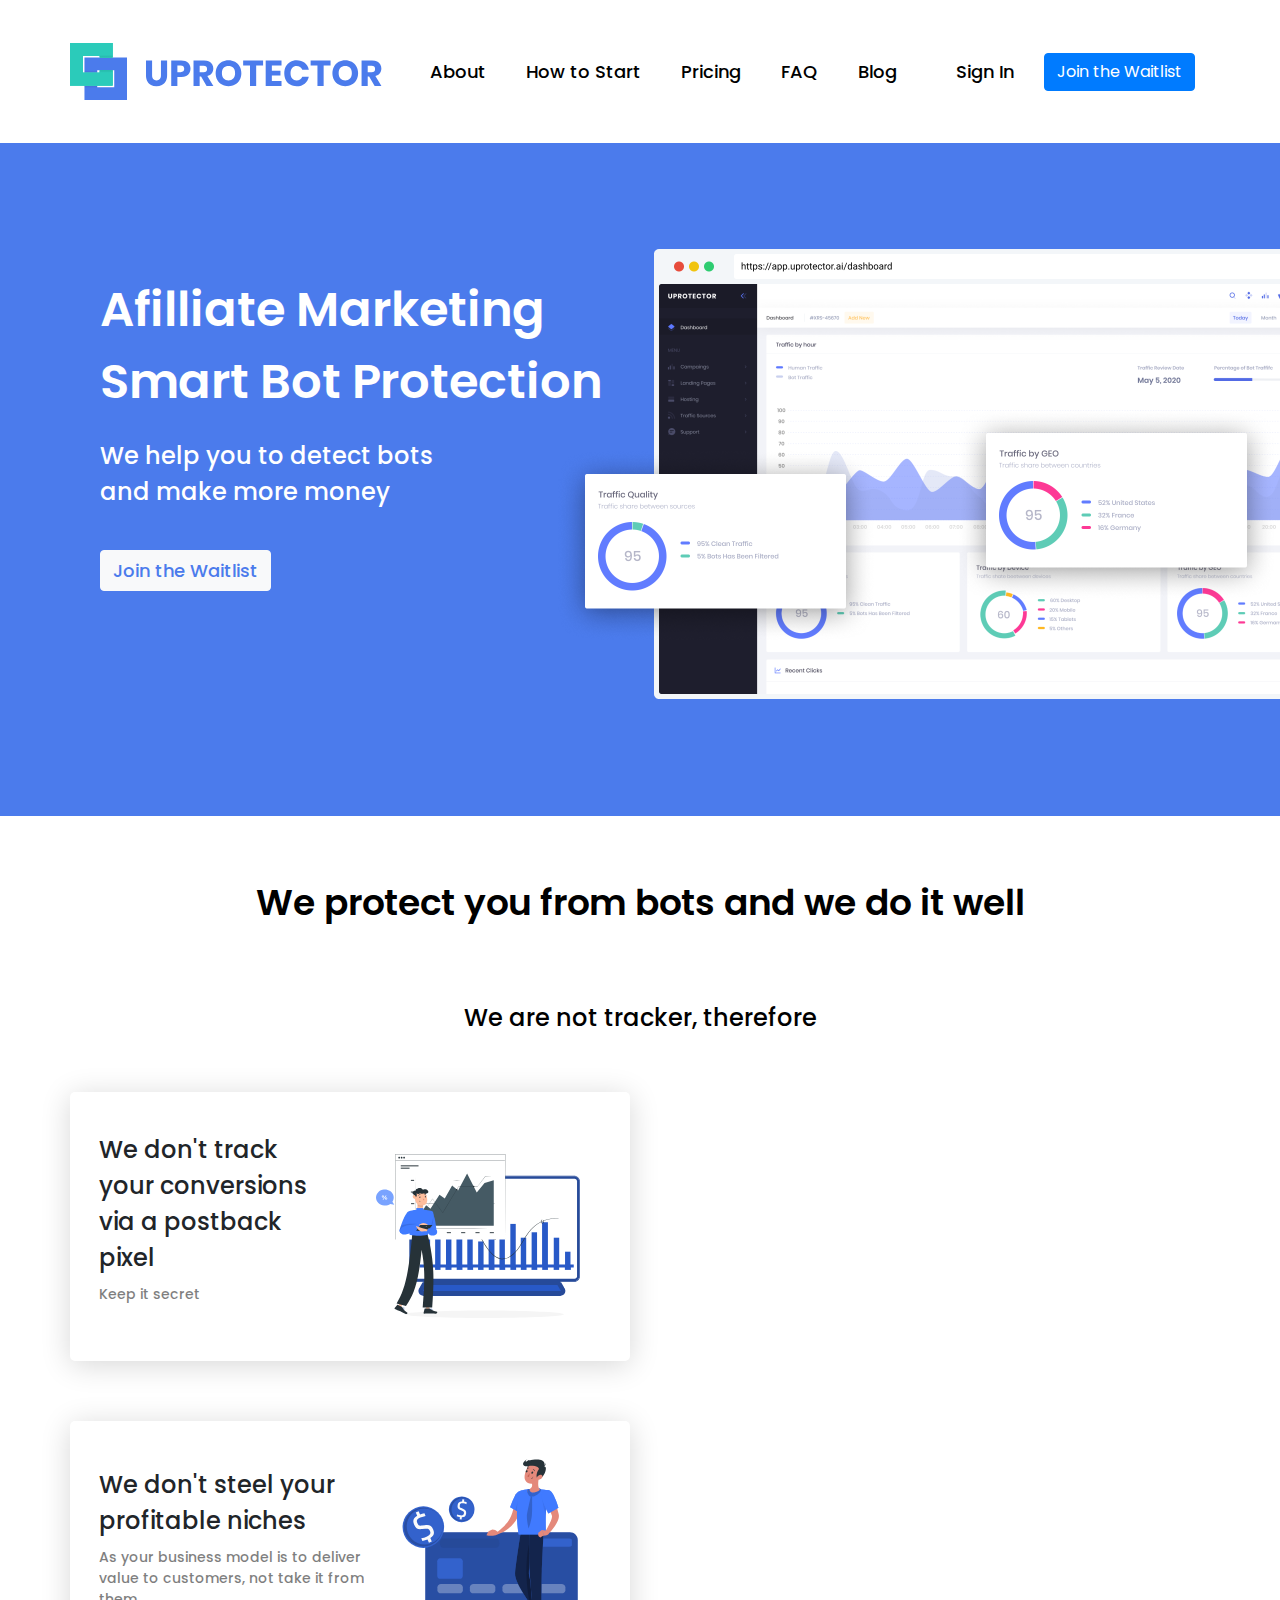
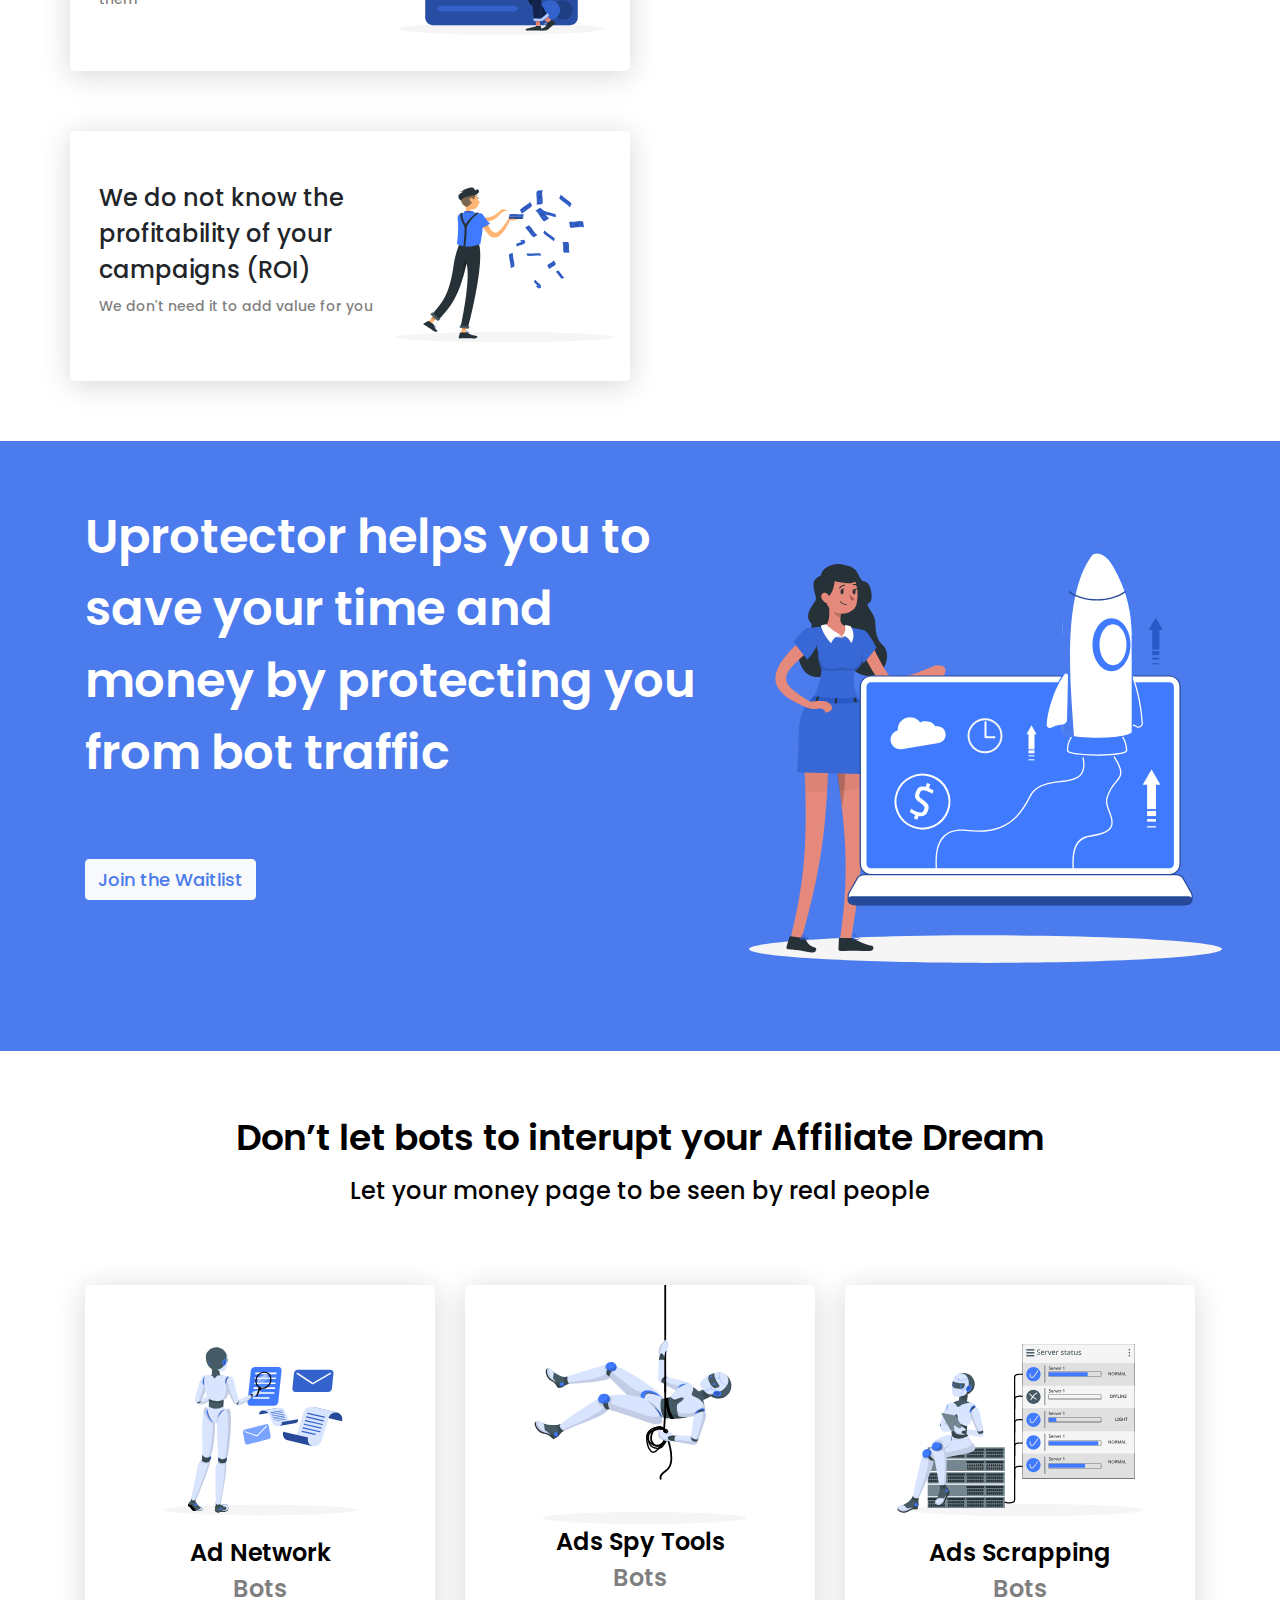
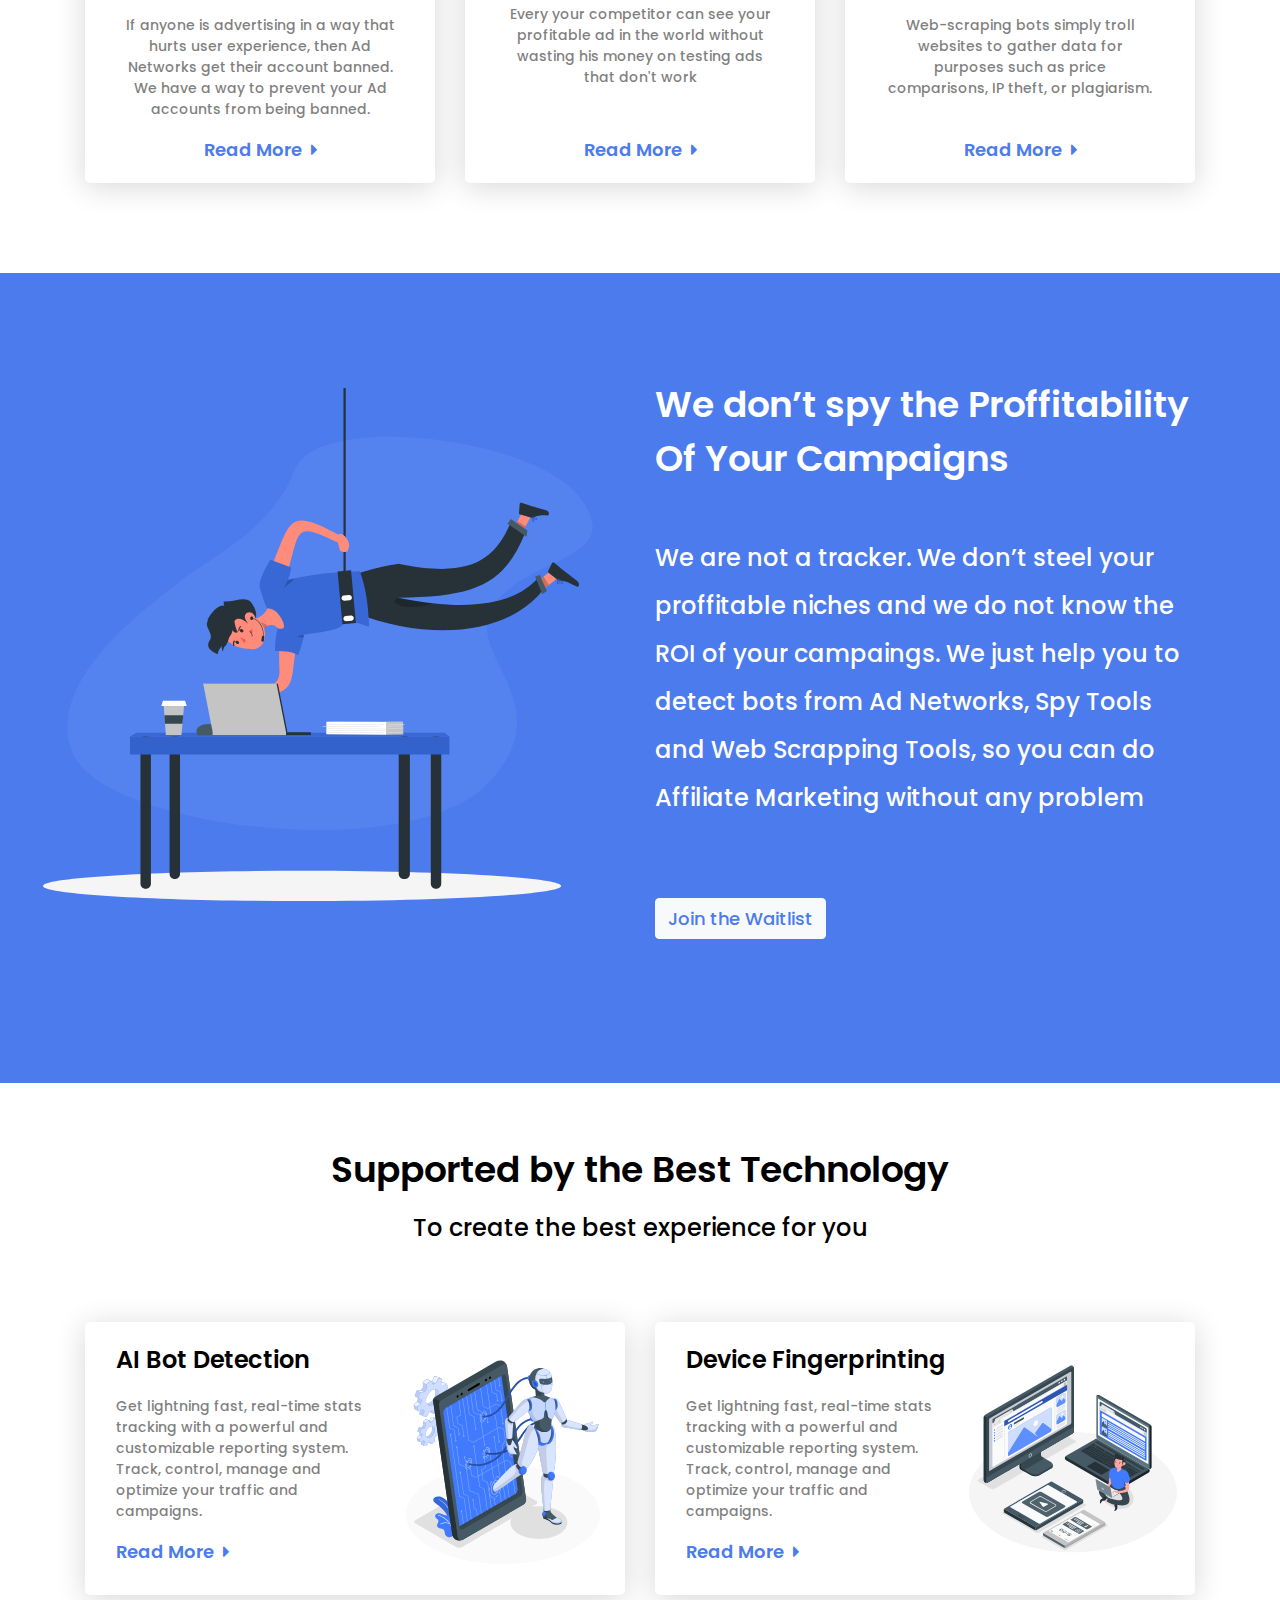
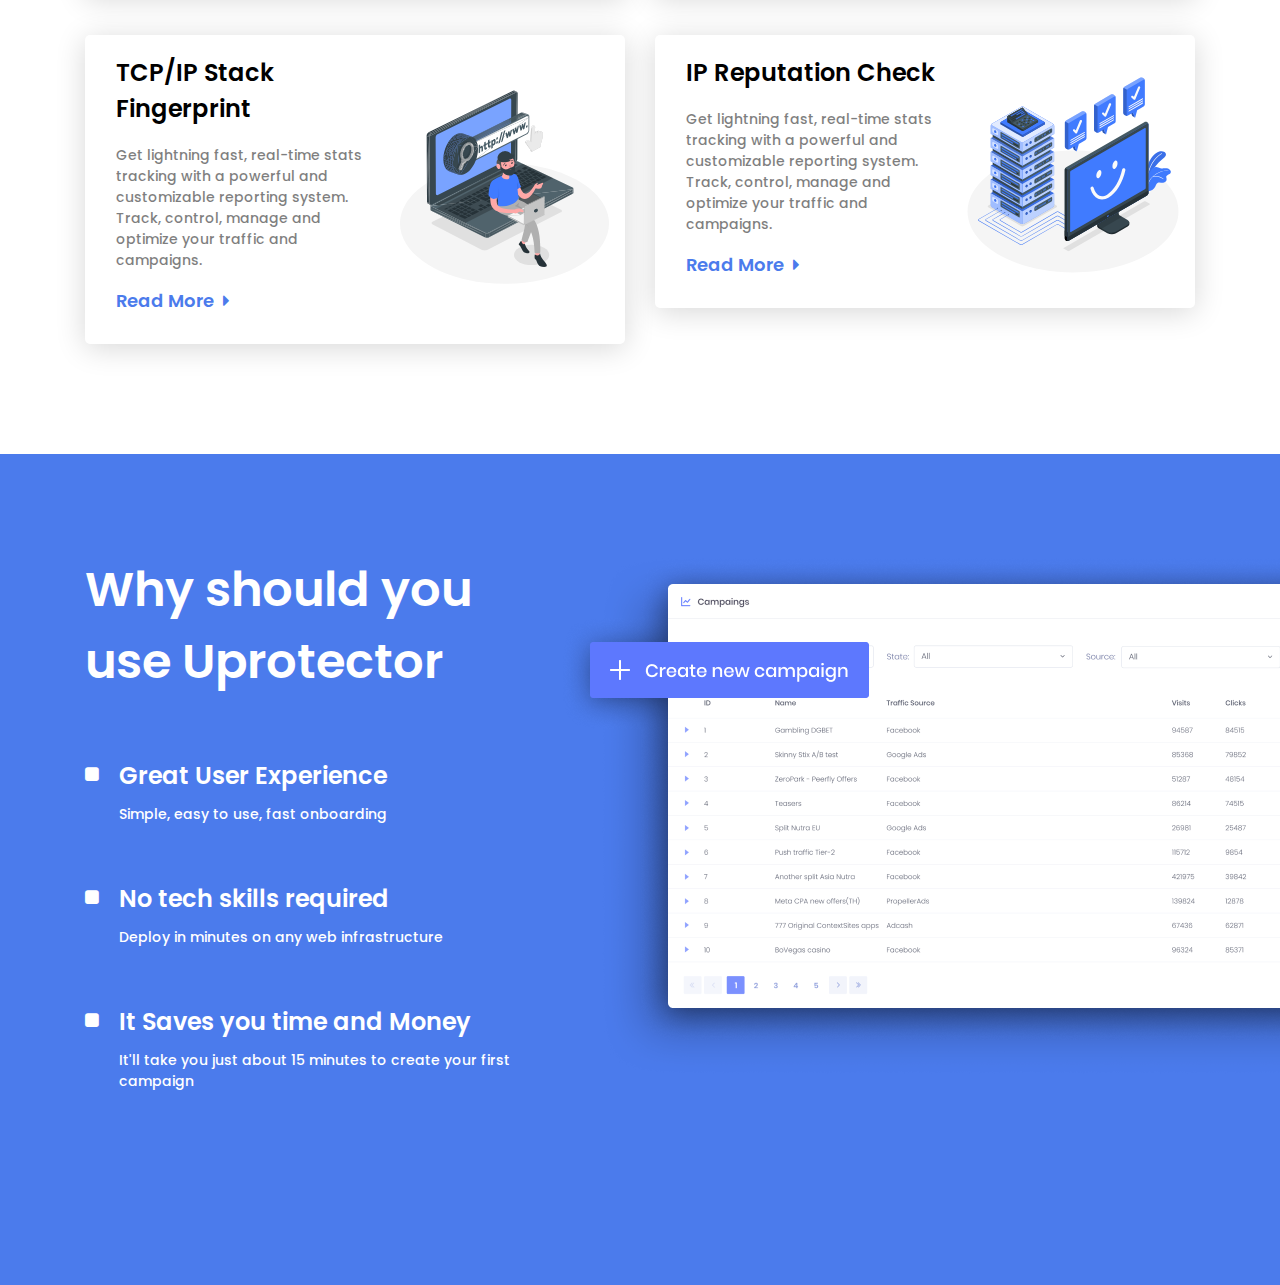
<file: index.html>
<!DOCTYPE html>
<html lang="en">
  <head>
    <meta charset="UTF-8" />
    <meta name="viewport" content="width=device-width, initial-scale=1.0" />
    <link rel="stylesheet" href="css/bootstrap.css" />
    <link
      href="https://fonts.googleapis.com/css2?family=Poppins:wght@500;600&display=swap"
      rel="stylesheet"
    />
    <link
      rel="stylesheet"
      href="https://stackpath.bootstrapcdn.com/font-awesome/4.7.0/css/font-awesome.min.css"
    />
    <link rel="stylesheet" href="css/style.css" />
    <title>Uprotector For Developers</title>
  </head>

  <body>
    <header class="menu-bar">
      <div class="container">
        <div class="row">
          <div class="logo col-xl-3">
            <a href="#"><img src="images/logo.svg" alt="Logo" /></a>
          </div>
          <div class="menu-wrapper col">
            <nav>
              <ul class="menu">
                <li class="menu__item"><a href="#">About</a></li>
                <li class="menu__item"><a href="#">How to Start</a></li>
                <li class="menu__item"><a href="#">Pricing</a></li>
                <li class="menu__item"><a href="#">FAQ</a></li>
                <li class="menu__item"><a href="#">Blog</a></li>
              </ul>
            </nav>
          </div>
          <div class="menu-wrapper-2 col-xl-3">
            <nav>
              <ul class="menu-2">
                <li class="menu__item"><a href="#">Sign In</a></li>
                <li class="menu__item">
                  <a class="btn btn-primary" href="#">Join the Waitlist</a>
                </li>
              </ul>
            </nav>
          </div>
        </div>
      </div>
    </header>

    <section class="marketing">
      <div class="container">
        <div class="info d-flex">
          <div class="smart col-xl-6">
            <h1>
              Afilliate Marketing Smart Bot Protection
            </h1>
            <p>
              We help you to detect bots <br />
              and make more money
            </p>
            <a class="btn btn-light" href="#">
              Join the Waitlist
            </a>
          </div>
          <div class="col-xl-6">
            <img src="images/marketing.png" alt="marketing" />
          </div>
        </div>
      </div>
    </section>

    <section class="protect">
      <div class="container">
        <div class="row">
          <div class="col-xl-12">
            <h2 class="protect__title">
              We protect you from bots and we do it well
            </h2>
            <p class="protect__text">
              We are not tracker, therefore
            </p>
          </div>
        </div>
        <div class="row">
          <div class="slider">
            <div class="slider__elements">
              <h4>
                We don't track your conversions via a postback pixel
              </h4>
              <p class="slider__text">
                Keep it secret
              </p>
            </div>
            <img src="images/slider1.svg" alt="slider1" />
          </div>

          <div class="slider">
            <div class="slider__elements">
              <h4>
                We don't steel your profitable niches
              </h4>
              <p class="slider__text">
                As your business model is to deliver value to customers, not
                take it from them
              </p>
            </div>
            <img src="images/slider2.svg" alt="slider2" />
          </div>

          <div class="slider">
            <div class="slider__elements">
              <h4>
                We do not know the profitability of your campaigns (ROI)
              </h4>
              <p class="slider__text">
                We don't need it to add value for you
              </p>
            </div>
            <img src="images/slider3.svg" alt="slider3" />
          </div>
        </div>
      </div>
    </section>

    <section class="helps">
      <div class="container">
        <div class="row">
          <div class="col-xl-7">
            <h1 class="protect__title">
              Uprotector helps you to save your time and money by protecting you
              from bot traffic
            </h1>
            <a class="btn btn-light" href="#">
              Join the Waitlist
            </a>
          </div>
          <div class="col-xl-5">
            <img class="helps__image" src="images/helps.svg" alt="" />
          </div>
        </div>
      </div>
    </section>

    <section class="dream">
      <div class="container">
        <div class="row">
          <div class="col-xl-12">
            <h2>
              Don’t let bots to interupt your Affiliate Dream
            </h2>
            <p class="dream__title-text">
              Let your money page to be seen by real people
            </p>
          </div>
        </div>

        <div class="row">
          <div class="col-xl-4">
            <div class="dream__element">
              <img class="dream__image" src="images/dream1.svg" alt="dream1" />
              <h3>
                Ad Network <br />
                <span>Bots</span>
              </h3>
              <p class="dream__text">
                If anyone is advertising in a way that hurts user experience,
                then Ad Networks get their account banned. We have a way to
                prevent your Ad accounts from being banned.
              </p>
              <a class="dream__link" href="#"
                >Read More
                <i class="icon__margin fa fa-caret-right" aria-hidden="true"></i
              ></a>
            </div>
          </div>

          <div class="col-xl-4">
            <div class="dream__element">
              <img class="dream__image" src="images/dream2.svg" alt="dream2" />
              <h3>
                Ads Spy Tools <br />
                <span>Bots</span>
              </h3>
              <p class="dream__text">
                Every your competitor can see your profitable ad in the world
                without wasting his money on testing ads that don't work
              </p>
              <a class="dream__link" href="#"
                >Read More
                <i class="icon__margin fa fa-caret-right" aria-hidden="true"></i
              ></a>
            </div>
          </div>

          <div class="col-xl-4">
            <div class="dream__element">
              <img class="dream__image" src="images/dream3.svg" alt="dream3" />
              <h3>
                Ads Scrapping <br />
                <span>Bots</span>
              </h3>
              <p class="dream__text">
                Web-scraping bots simply troll websites to gather data for
                purposes such as price comparisons, IP theft, or plagiarism.
              </p>
              <a class="dream__link" href="#">
                Read More
                <i
                  class="icon__margin fa fa-caret-right"
                  aria-hidden="true"
                ></i>
              </a>
            </div>
          </div>
        </div>
      </div>
    </section>

    <section class="spy">
      <div class="container">
        <div class="row">
          <div class="col-xl-6">
            <img class="spy__image" src="images/spy.svg" alt="spy">
          </div>
          <div class="col-xl-6">
            <h2 class="spy__title">
              We don’t spy the Proffitability Of Your Campaigns
            </h2>
            <p class="spy__text">
              We are not a tracker. We don’t steel your proffitable niches and we do not know the ROI of your campaings. We just help you to detect bots from Ad Networks, Spy Tools and Web Scrapping Tools, so you can do Affiliate Marketing without any problem
            </p>
            <a class="btn btn-light" href="#">
              Join the Waitlist
            </a>
          </div>

          </div>
        </div>
      </div>
    </section>

    <section class="technology">
      <div class="container">
        <div class="row">
          <div class="col-xl-12">
            <h2>
              Supported by the Best Technology
            </h2>
            <p class="technology__text">
              To create the best experience for you
            </p>

            <div class="row">
              <div class="col-xl-6">
                <div class="technology__element">
                  <div class="technology__item">
                    <h3 class="technology__element-title">
                      AI Bot Detection
                    </h3>
                    <p class="technology__element-text">
                      Get lightning fast, real-time stats tracking with a powerful and customizable reporting system. Track, control, manage and optimize your traffic and campaigns. 
                    </p>
                    <a class="dream__link" href="#">
                      Read More
                      <i
                        class="icon__margin fa fa-caret-right"
                        aria-hidden="true"
                      ></i>
                    </a>
                  </div>
                  <img src="images/technology1.svg" alt="">
                </div>

                <div class="technology__element">
                  <div class="technology__item">
                    <h3 class="technology__element-title">
                      TCP/IP Stack Fingerprint
                    </h3>
                    <p class="technology__element-text">
                      Get lightning fast, real-time stats tracking with a powerful and customizable reporting system. Track, control, manage and optimize your traffic and campaigns. 
                    </p>
                    <a class="dream__link" href="#">
                      Read More
                      <i
                        class="icon__margin fa fa-caret-right"
                        aria-hidden="true"
                      ></i>
                    </a>
                  </div>
                  <img src="images/technology2.svg" alt="">
                </div>
              </div>

              <div class="col-xl-6">
                <div class="technology__element">
                  <div class="technology__item">
                    <h3 class="technology__element-title">
                      Device Fingerprinting
                    </h3>
                    <p class="technology__element-text">
                      Get lightning fast, real-time stats tracking with a powerful and customizable reporting system. Track, control, manage and optimize your traffic and campaigns. 
                    </p>
                    <a class="dream__link" href="#">
                      Read More
                      <i
                        class="icon__margin fa fa-caret-right"
                        aria-hidden="true"
                      ></i>
                    </a>
                  </div>
                  <img src="images/technology3.svg" alt="">
                </div>

                <div class="technology__element">
                  <div class="technology__item">
                    <h3 class="technology__element-title">
                      IP Reputation Check
                    </h3>
                    <p class="technology__element-text">
                      Get lightning fast, real-time stats tracking with a powerful and customizable reporting system. Track, control, manage and optimize your traffic and campaigns. 
                    </p>
                    <a class="dream__link" href="#">
                      Read More
                      <i
                        class="icon__margin fa fa-caret-right"
                        aria-hidden="true"
                      ></i>
                    </a>
                  </div>
                  <img src="images/technology4.svg" alt="">
                </div>
              </div>
            </div>

          </div>
        </div>
      </div>
    </section>

    <section class="uprotector">
      <div class="container">
        <div class="row">
          <div class="col-xl-5">
             <h1 class="uprotector__title">
              Why should you use Uprotector
            </h1>
            <div class="uprotector__element">
              <div class="uprotector__element-square">
                <i class="fa fa-square" aria-hidden="true"></i>
              </div>
              <div class="uprotector__element-item">
                <h3 class="uprotector__element-title">
                  Great User Experience
                </h3>
                <p class="uprotector__element-text">
                  Simple, easy to use, fast onboarding
                </p>
              </div>
            </div>

            <div class="uprotector__element">
              <div class="uprotector__element-square">
                <i class="fa fa-square" aria-hidden="true"></i>
              </div>
              <div class="uprotector__element-item">
                <h3 class="uprotector__element-title">
                  No tech skills required
                </h3>
                <p class="uprotector__element-text">
                  Deploy in minutes on any web infrastructure
                </p>
              </div>
            </div>

            <div class="uprotector__element">
              <div class="uprotector__element-square">
                <i class="fa fa-square" aria-hidden="true"></i>
              </div>
              <div class="uprotector__element-item">
                <h3 class="uprotector__element-title">
                  It Saves you time and Money
                </h3>
                <p class="uprotector__element-text">
                  It'll take you just about 15 minutes to create your first campaign
                </p>
              </div>
            </div>
          </div>
          <div class="col-xl-7">
            <img src="images/uprotector.png" alt="uprotector">
          </div>
        </div>
      </div>
    </section>


  </body>
</html>
</file>
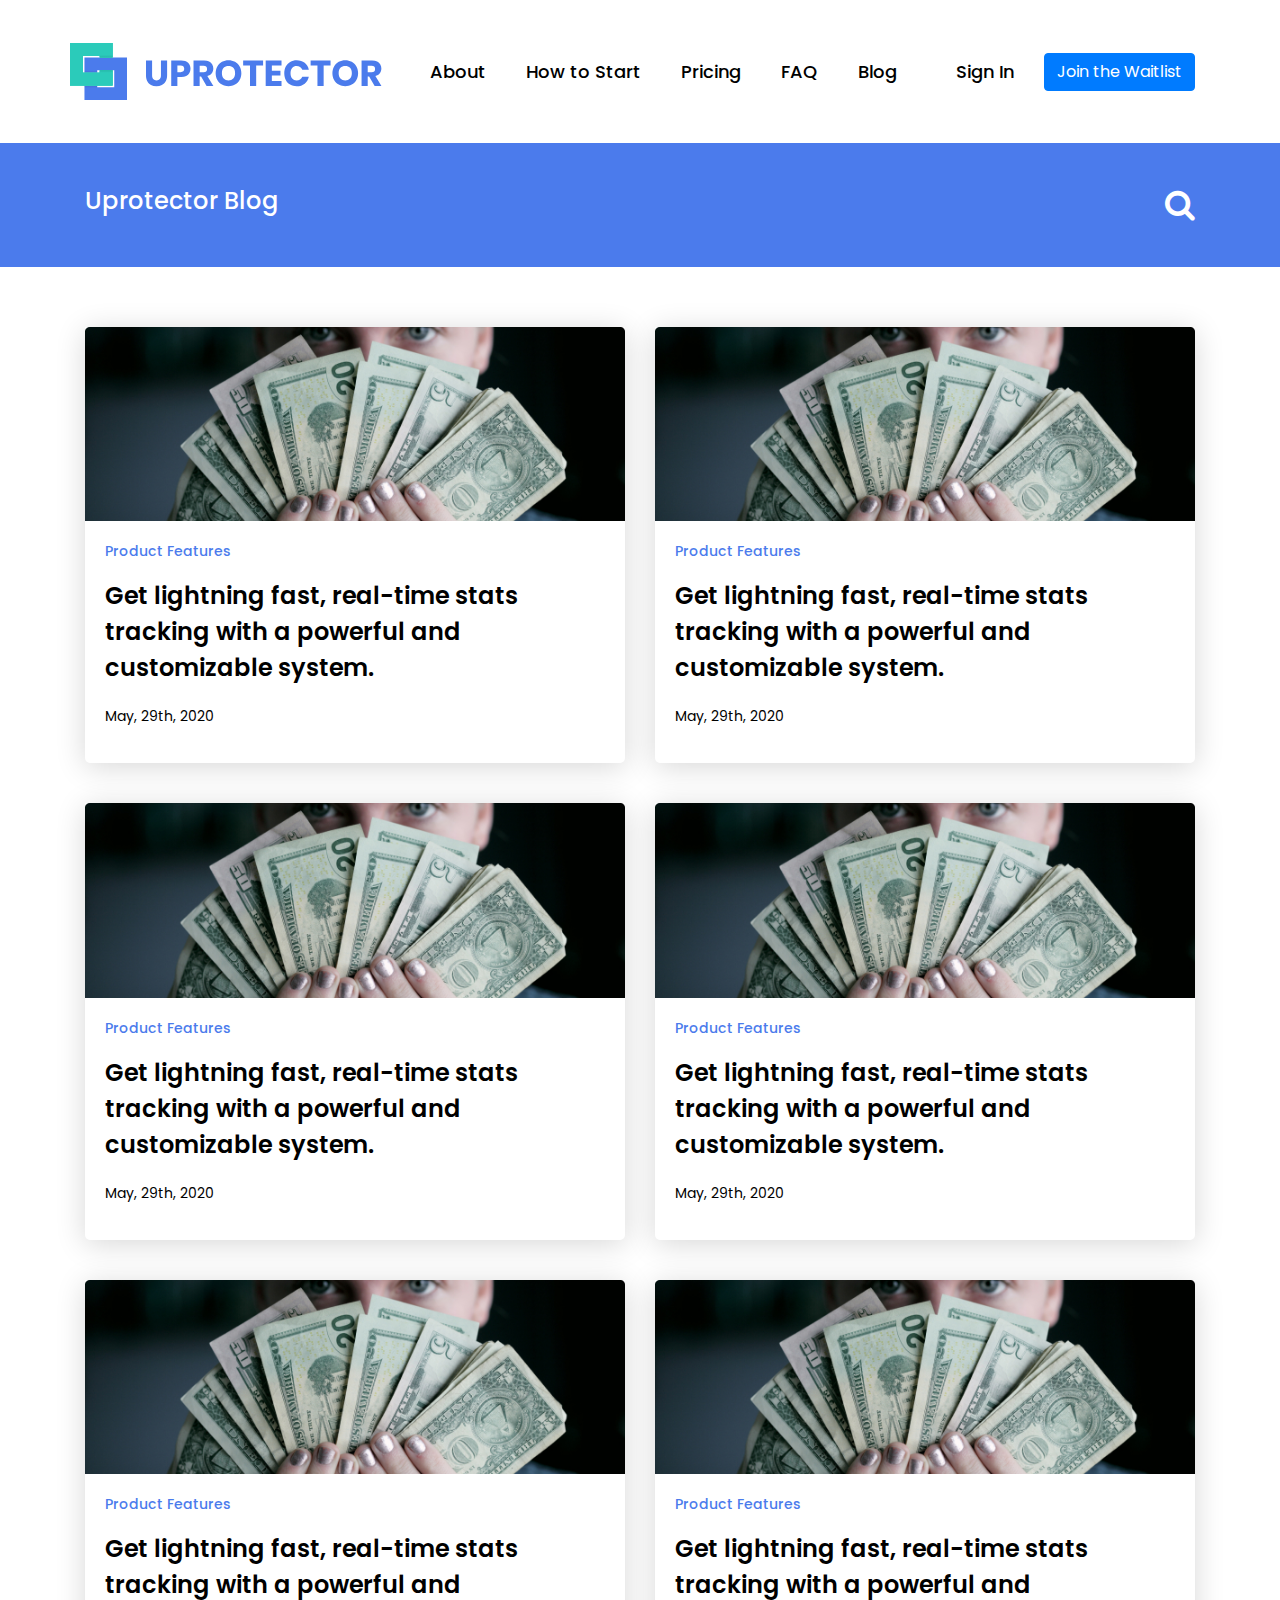
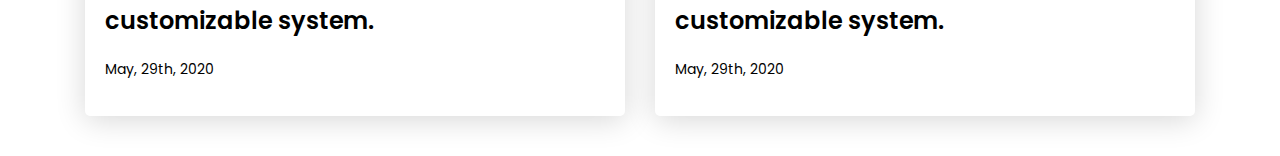
<file: blog.html>
<!DOCTYPE html>
<html lang="en">
  <head>
    <meta charset="UTF-8" />
    <meta name="viewport" content="width=device-width, initial-scale=1.0" />
    <link rel="stylesheet" href="css/bootstrap.css" />
    <link
      href="https://fonts.googleapis.com/css2?family=Poppins:wght@500;600&display=swap"
      rel="stylesheet"
    />
    <link
      rel="stylesheet"
      href="https://stackpath.bootstrapcdn.com/font-awesome/4.7.0/css/font-awesome.min.css"
    />
    <link rel="stylesheet" href="css/style.css" />
    <title>Uprotector For Developers</title>
  </head>

  <body>
    <header class="menu-bar">
      <div class="container">
        <div class="row">
          <div class="logo col-xl-3">
            <a href="#"><img src="images/logo.svg" alt="Logo" /></a>
          </div>
          <div class="menu-wrapper col">
            <nav>
              <ul class="menu">
                <li class="menu__item"><a href="#">About</a></li>
                <li class="menu__item"><a href="#">How to Start</a></li>
                <li class="menu__item"><a href="#">Pricing</a></li>
                <li class="menu__item"><a href="#">FAQ</a></li>
                <li class="menu__item"><a href="#">Blog</a></li>
              </ul>
            </nav>
          </div>
          <div class="menu-wrapper-2 col-xl-3">
            <nav>
              <ul class="menu-2">
                <li class="menu__item"><a href="#">Sign In</a></li>
                <li class="menu__item">
                  <a class="btn btn-primary" href="#">Join the Waitlist</a>
                </li>
              </ul>
            </nav>
          </div>
        </div>
      </div>
    </header>

    <section class="search">
      <div class="container">
        <div class="row">
          <div class="col-xl-11">
            <h4 class="search__title">
              Uprotector Blog
            </h4>
          </div>
          <div class="search__magnify col-xl-1">
            <i class="fa fa-search fa-2x" aria-hidden="true"></i>
          </div>
        </div>
      </div>
    </section>

    <section class="blog">
      <div class="container">
        <div class="row">
          <div class="col-xl-6">
            <div class="blog__element">
              <img class="blog__image" src="images/blog.jpg" alt="blog" />
              <div class="blog__element-text">
                <p class="blog__text">
                  Product Features
                </p>
                <h3 class="blog__title">
                  Get lightning fast, real-time stats tracking with a powerful
                  and customizable system.
                </h3>
                <p class="blog__data">
                  May, 29th, 2020
                </p>
              </div>
            </div>

            <div class="blog__element">
              <img class="blog__image" src="images/blog.jpg" alt="blog" />
              <div class="blog__element-text">
                <p class="blog__text">
                  Product Features
                </p>
                <h3 class="blog__title">
                  Get lightning fast, real-time stats tracking with a powerful
                  and customizable system.
                </h3>
                <p class="blog__data">
                  May, 29th, 2020
                </p>
              </div>
            </div>

            <div class="blog__element">
              <img class="blog__image" src="images/blog.jpg" alt="blog" />
              <div class="blog__element-text">
                <p class="blog__text">
                  Product Features
                </p>
                <h3 class="blog__title">
                  Get lightning fast, real-time stats tracking with a powerful
                  and customizable system.
                </h3>
                <p class="blog__data">
                  May, 29th, 2020
                </p>
              </div>
            </div>
          </div>

          <div class="col-xl-6">
            <div class="blog__element">
              <img class="blog__image" src="images/blog.jpg" alt="blog" />
              <div class="blog__element-text">
                <p class="blog__text">
                  Product Features
                </p>
                <h3 class="blog__title">
                  Get lightning fast, real-time stats tracking with a powerful
                  and customizable system.
                </h3>
                <p class="blog__data">
                  May, 29th, 2020
                </p>
              </div>
            </div>

            <div class="blog__element">
              <img class="blog__image" src="images/blog.jpg" alt="blog" />
              <div class="blog__element-text">
                <p class="blog__text">
                  Product Features
                </p>
                <h3 class="blog__title">
                  Get lightning fast, real-time stats tracking with a powerful
                  and customizable system.
                </h3>
                <p class="blog__data">
                  May, 29th, 2020
                </p>
              </div>
            </div>

            <div class="blog__element">
              <img class="blog__image" src="images/blog.jpg" alt="blog" />
              <div class="blog__element-text">
                <p class="blog__text">
                  Product Features
                </p>
                <h3 class="blog__title">
                  Get lightning fast, real-time stats tracking with a powerful
                  and customizable system.
                </h3>
                <p class="blog__data">
                  May, 29th, 2020
                </p>
              </div>
            </div>
          </div>
        </div>
      </div>
    </section>
  </body>
</html>
</file>
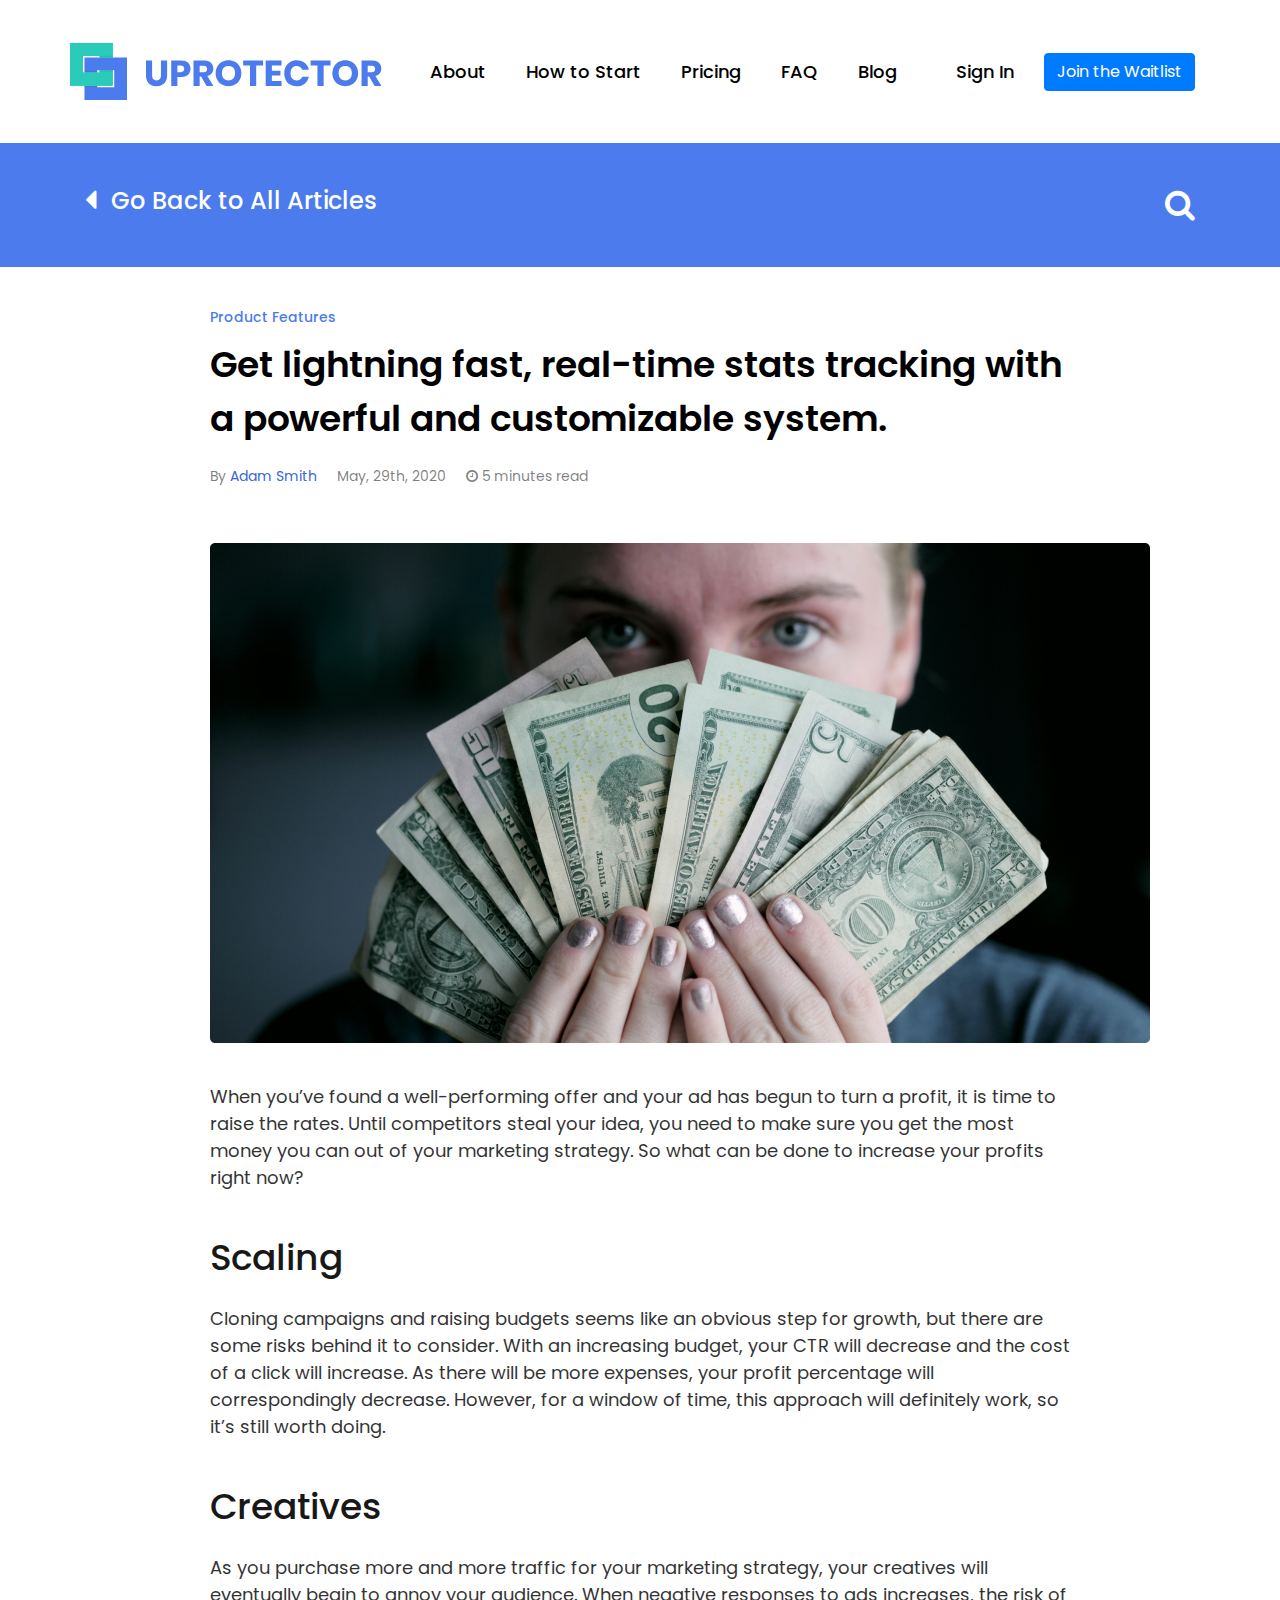
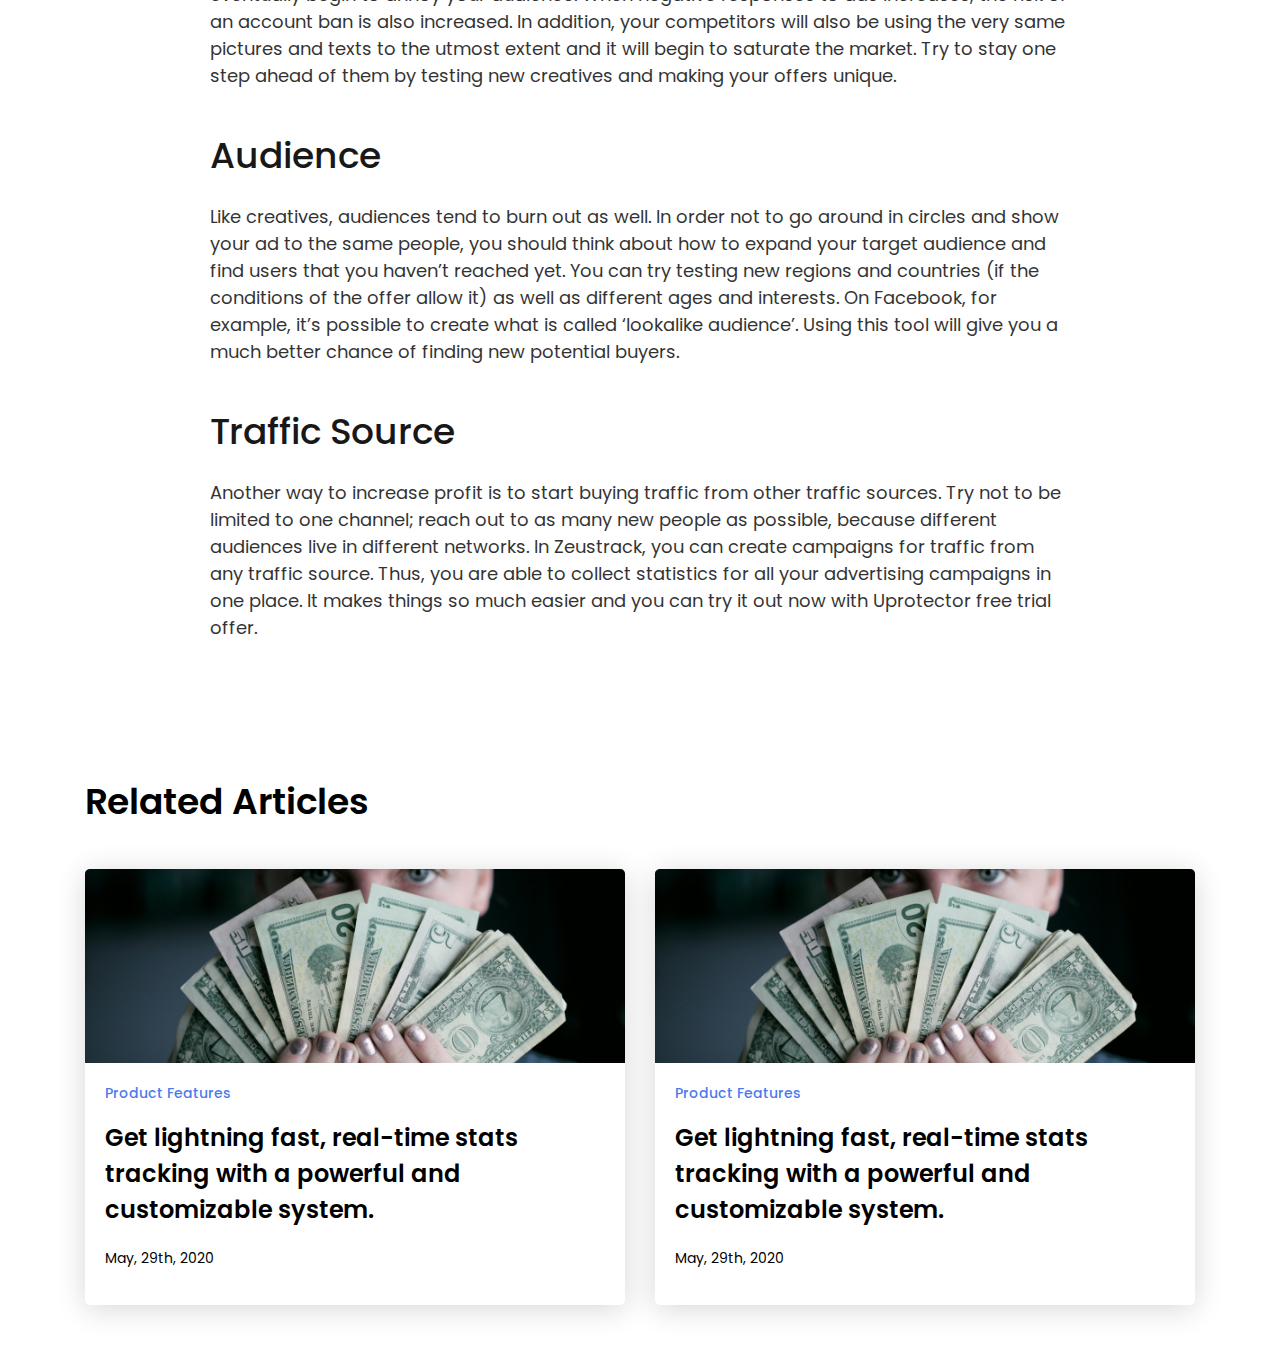
<file: blogpage.html>
<!DOCTYPE html>
<html lang="en">
  <head>
    <meta charset="UTF-8" />
    <meta name="viewport" content="width=device-width, initial-scale=1.0" />
    <link rel="stylesheet" href="css/bootstrap.css" />
    <link
      href="https://fonts.googleapis.com/css2?family=Poppins:wght@500;600&display=swap"
      rel="stylesheet"
    />
    <link
      rel="stylesheet"
      href="https://stackpath.bootstrapcdn.com/font-awesome/4.7.0/css/font-awesome.min.css"
    />
    <link rel="stylesheet" href="css/style.css" />
    <title>Uprotector For Developers</title>
  </head>
  <body>
    <header class="menu-bar">
      <div class="container">
        <div class="row">
          <div class="logo col-xl-3">
            <a href="#"><img src="images/logo.svg" alt="Logo" /></a>
          </div>
          <div class="menu-wrapper col">
            <nav>
              <ul class="menu">
                <li class="menu__item"><a href="#">About</a></li>
                <li class="menu__item"><a href="#">How to Start</a></li>
                <li class="menu__item"><a href="#">Pricing</a></li>
                <li class="menu__item"><a href="#">FAQ</a></li>
                <li class="menu__item"><a href="#">Blog</a></li>
              </ul>
            </nav>
          </div>
          <div class="menu-wrapper-2 col-xl-3">
            <nav>
              <ul class="menu-2">
                <li class="menu__item"><a href="#">Sign In</a></li>
                <li class="menu__item">
                  <a class="btn btn-primary" href="#">Join the Waitlist</a>
                </li>
              </ul>
            </nav>
          </div>
        </div>
      </div>
    </header>

    <section class="search">
      <div class="container">
        <div class="row">
          <div class="search_element col-xl-11">
            <div class="search__triangle">
              <i class="fa fa-caret-left fa-2x" aria-hidden="true"></i>
            </div>
            <h4 class="search__title">
              Go Back to All Articles
            </h4>
          </div>
          <div class="search__magnify col-xl-1">
            <i class="fa fa-search fa-2x" aria-hidden="true"></i>
          </div>
        </div>
      </div>
    </section>

    <section class="post">
      <div class="container">
        <div class="row">
          <div class="col-xl-1"></div>
          <div class="post__element col-xl-10">
            <div class="blog__text">
              Product Features
            </div>
            <h2 class="post__title">
              Get lightning fast, real-time stats tracking with a powerful and
              customizable system.
            </h2>
            <div class="post__item">
              <p>By <span>Adam Smith</span></p>
              <p>May, 29th, 2020</p>
              <p>
                <i class="post__clock fa fa-clock-o" aria-hidden="true"></i> 5
                minutes read
              </p>
            </div>
            <img class="post__image" src="images/post.jpg" alt="post" />
            <p class="post__text">
              When you’ve found a well-performing offer and your ad has begun to
              turn a profit, it is time to raise the rates. Until competitors
              steal your idea, you need to make sure you get the most money you
              can out of your marketing strategy. So what can be done to
              increase your profits right now?
            </p>
            <h2 class="post__text-title">
              Scaling
            </h2>
            <p class="post__text">
              Cloning campaigns and raising budgets seems like an obvious step
              for growth, but there are some risks behind it to consider. With
              an increasing budget, your CTR will decrease and the cost of a
              click will increase. As there will be more expenses, your profit
              percentage will correspondingly decrease. However, for a window of
              time, this approach will definitely work, so it’s still worth
              doing.
            </p>
            <h2 class="post__text-title">
              Creatives
            </h2>
            <p class="post__text">
              As you purchase more and more traffic for your marketing strategy,
              your creatives will eventually begin to annoy your audience. When
              negative responses to ads increases, the risk of an account ban is
              also increased. In addition, your competitors will also be using
              the very same pictures and texts to the utmost extent and it will
              begin to saturate the market. Try to stay one step ahead of them
              by testing new creatives and making your offers unique.
            </p>
            <h2 class="post__text-title">
              Audience
            </h2>
            <p class="post__text">
              Like creatives, audiences tend to burn out as well. In order not
              to go around in circles and show your ad to the same people, you
              should think about how to expand your target audience and find
              users that you haven’t reached yet. You can try testing new
              regions and countries (if the conditions of the offer allow it) as
              well as different ages and interests. On Facebook, for example,
              it’s possible to create what is called ‘lookalike audience’. Using
              this tool will give you a much better chance of finding new
              potential buyers.
            </p>
            <h2 class="post__text-title">
              Traffic Source
            </h2>
            <p class="post__text">
              Another way to increase profit is to start buying traffic from
              other traffic sources. Try not to be limited to one channel; reach
              out to as many new people as possible, because different audiences
              live in different networks. In Zeustrack, you can create campaigns
              for traffic from any traffic source. Thus, you are able to collect
              statistics for all your advertising campaigns in one place. It
              makes things so much easier and you can try it out now with
              Uprotector free trial offer.
            </p>
          </div>
        </div>
      </div>
    </section>

    <section class="articles">
      <div class="container">
        <div class="row">
          <div class="col-xl-12">
            <h2 class="articles__title">
              Related Articles
            </h2>
          </div>
          <div class="col-xl-6">
            <div class="blog__element">
              <img class="blog__image" src="images/blog.jpg" alt="blog" />
              <div class="blog__element-text">
                <p class="blog__text">
                  Product Features
                </p>
                <h3 class="blog__title">
                  Get lightning fast, real-time stats tracking with a powerful
                  and customizable system.
                </h3>
                <p class="blog__data">
                  May, 29th, 2020
                </p>
              </div>
            </div>
          </div>

          <div class="col-xl-6">
            <div class="blog__element">
              <img class="blog__image" src="images/blog.jpg" alt="blog" />
              <div class="blog__element-text">
                <p class="blog__text">
                  Product Features
                </p>
                <h3 class="blog__title">
                  Get lightning fast, real-time stats tracking with a powerful
                  and customizable system.
                </h3>
                <p class="blog__data">
                  May, 29th, 2020
                </p>
              </div>
            </div>
          </div>
        </div>
      </div>
    </section>
  </body>
</html>
</file>
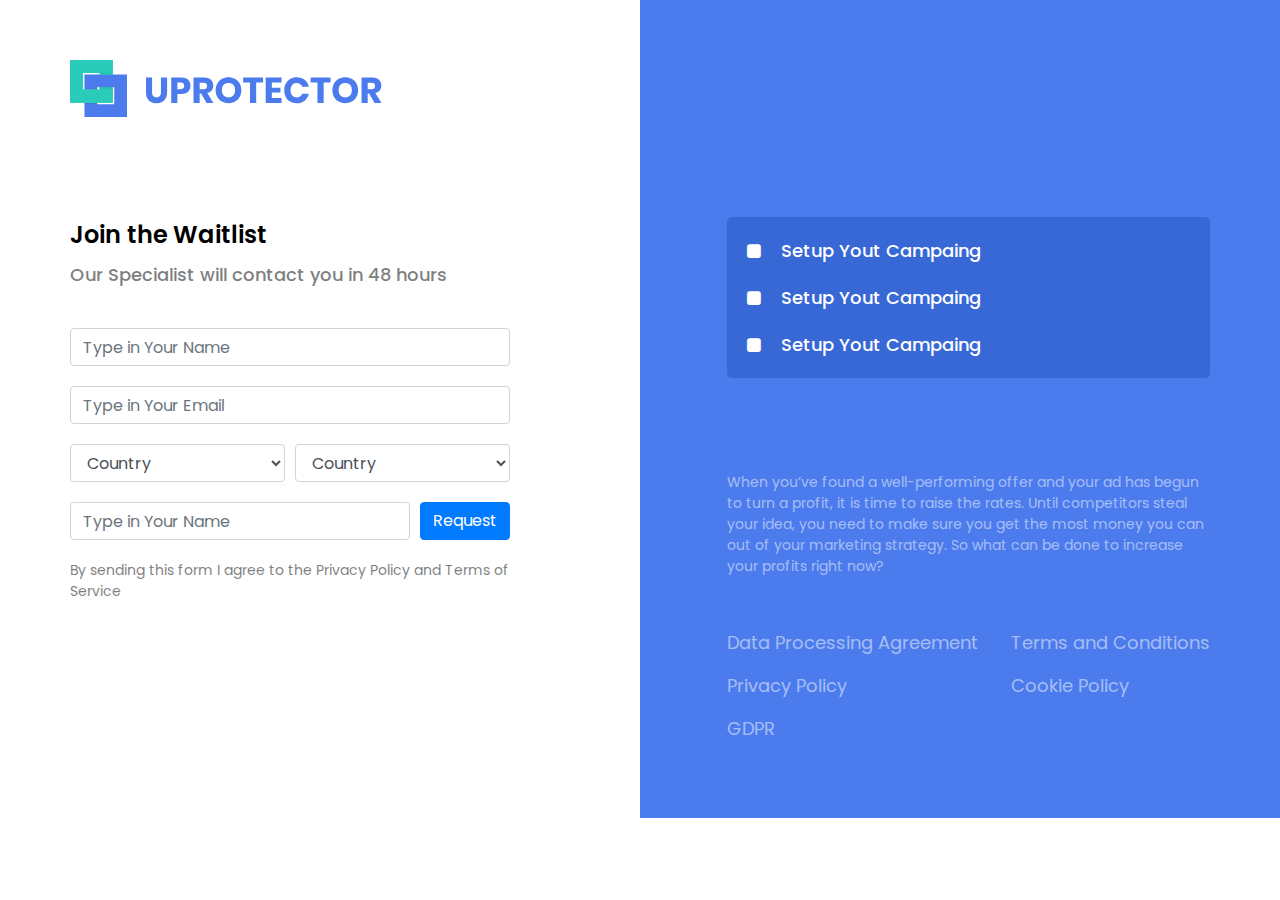
<file: waitlist.html>
<!DOCTYPE html>
<html lang="en">
  <head>
    <meta charset="UTF-8" />
    <meta name="viewport" content="width=device-width, initial-scale=1.0" />
    <link rel="stylesheet" href="css/bootstrap.css" />
    <link
      href="https://fonts.googleapis.com/css2?family=Poppins:wght@500;600&display=swap"
      rel="stylesheet"
    />
    <link
      rel="stylesheet"
      href="https://stackpath.bootstrapcdn.com/font-awesome/4.7.0/css/font-awesome.min.css"
    />
    <link rel="stylesheet" href="css/style.css" />
    <title>Uprotector For Developers</title>
  </head>

  <body>
    <section class="waitlist">
      <div class="container">
        <div class="row">
          <div class="waitlist-left col-xl-6">
            <img class="waitlist__image" src="images/logo.svg" alt="logo" />
            <h3 class="waitlist-left__title">
              Join the Waitlist
            </h3>
            <p class="waitlist-left__text">
              Our Specialist will contact you in 48 hours
            </p>
            <input
              type="text"
              class="form-control"
              placeholder="Type in Your Name"
            />
            <input
              type="email"
              class="form-control"
              placeholder="Type in Your Email"
            />
            <div class="input">
              <select class="form-control form-country">
                <option selected>Country</option>
                <option>Country</option>
                <option>Country</option>
                <option>Country</option>
                <option>Country</option>
              </select>

              <select class="form-control">
                <option selected>Country</option>
                <option>Country</option>
                <option>Country</option>
                <option>Country</option>
                <option>Country</option>
              </select>
            </div>
            <div class="input__btn">
              <input
                type="text"
                class="form-control form-contact"
                placeholder="Type in Your Name"
              />
              <a class="btn btn-primary" href="#">Request</a>
            </div>
            <p class="waitlist-left__postscript">
              By sending this form I agree to the Privacy Policy and Terms of
              Service
            </p>
          </div>

          <div class="waitlist-right col-xl-6">
            <div class="list">
              <div class="list__element">
                <i
                  class="list__element__square fa fa-square"
                  aria-hidden="true"
                >
                </i>
                <p class="list__element__text">
                  Setup Yout Campaing
                </p>
              </div>

              <div class="list__element">
                <i
                  class="list__element__square fa fa-square"
                  aria-hidden="true"
                >
                </i>
                <p class="list__element__text">
                  Setup Yout Campaing
                </p>
              </div>

              <div class="list__element">
                <i
                  class="list__element__square fa fa-square"
                  aria-hidden="true"
                >
                </i>
                <p class="list__element__text">
                  Setup Yout Campaing
                </p>
              </div>
            </div>
            <p class="waitlist-right__text">
              When you’ve found a well-performing offer and your ad has begun to
              turn a profit, it is time to raise the rates. Until competitors
              steal your idea, you need to make sure you get the most money you
              can out of your marketing strategy. So what can be done to
              increase your profits right now?
            </p>
            <div class="agreement">
              <div class="agreement__element">
                <p class="agreement__text">
                  Data Processing Agreement
                </p>
                <p class="agreement__text">
                  Privacy Policy
                </p>
                <p class="agreement__text">
                  GDPR
                </p>
              </div>

              <div class="agreement__element">
                <p class="agreement__text">
                  Terms and Conditions
                </p>
                <p class="agreement__text">
                  Cookie Policy
                </p>
              </div>
            </div>
          </div>
        </div>
      </div>
    </section>
  </body>
</html>
</file>
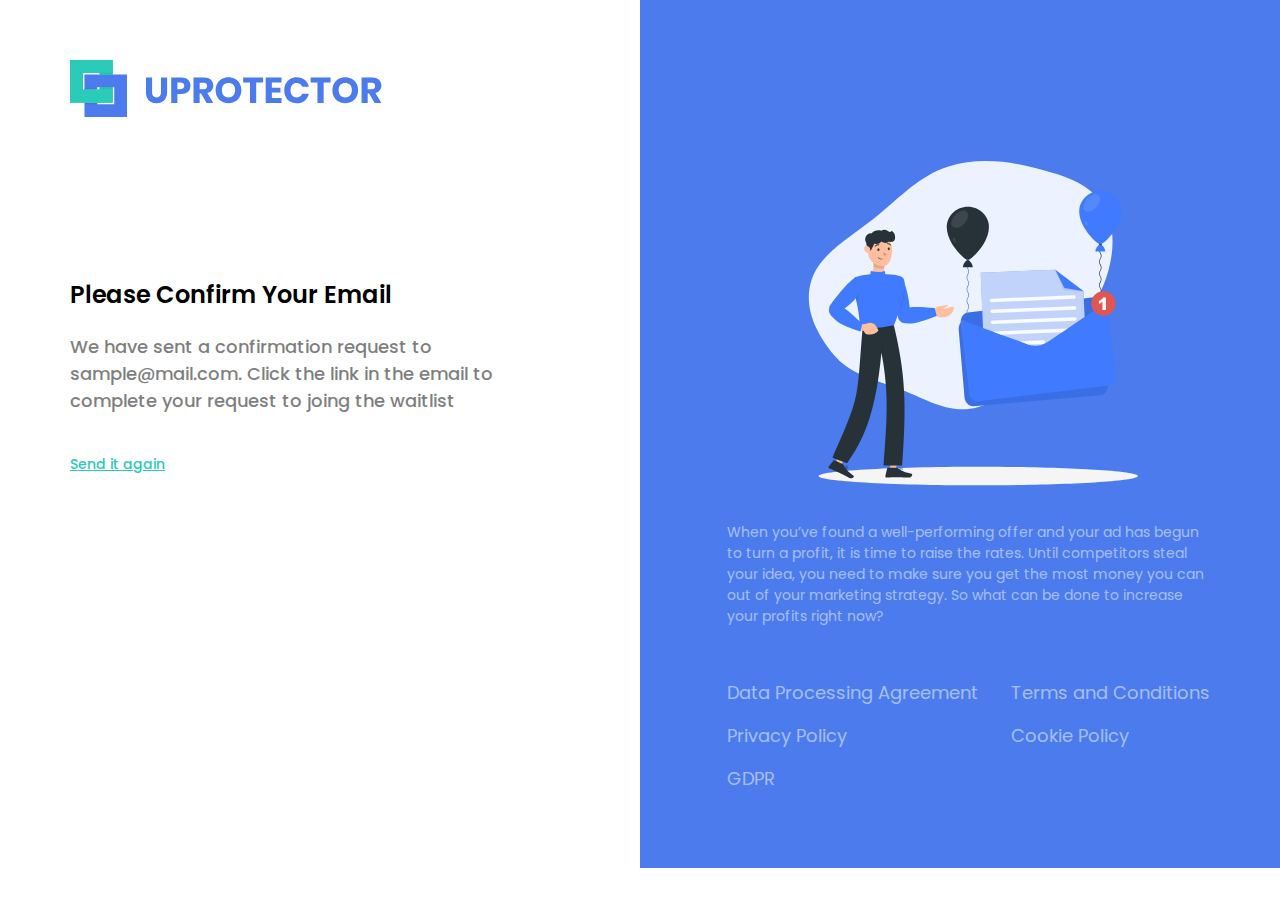
<file: сonfirm.html>
<!DOCTYPE html>
<html lang="en">
  <head>
    <meta charset="UTF-8" />
    <meta name="viewport" content="width=device-width, initial-scale=1.0" />
    <link rel="stylesheet" href="css/bootstrap.css" />
    <link
      href="https://fonts.googleapis.com/css2?family=Poppins:wght@500;600&display=swap"
      rel="stylesheet"
    />
    <link
      rel="stylesheet"
      href="https://stackpath.bootstrapcdn.com/font-awesome/4.7.0/css/font-awesome.min.css"
    />
    <link rel="stylesheet" href="css/style.css" />
    <title>Uprotector For Developers</title>
  </head>

  <body>
    <section class="waitlist waitlist--confirm">
      <div class="container">
        <div class="row">
          <div class="waitlist-left col-xl-6">
            <img
              class="waitlist__image waitlist__image--confirm"
              src="images/logo.svg"
              alt="logo"
            />
            <h3 class="waitlist-left__title waitlist-left__title--confirm">
              Please Confirm Your Email
            </h3>
            <p class="waitlist-left__text">
              We have sent a confirmation request to sample@mail.com. Click the
              link in the email to complete your request to joing the waitlist
            </p>
            <a class="waitlist-left__link" href="#"> Send it again</a>
          </div>

          <div class="waitlist-right waitlist-right--confirm col-xl-6">
            <img
              class="waitlist-right--confirm__image"
              src="images/confirm.svg"
              alt="confirm"
            />
            <p class="waitlist-right__text">
              When you’ve found a well-performing offer and your ad has begun to
              turn a profit, it is time to raise the rates. Until competitors
              steal your idea, you need to make sure you get the most money you
              can out of your marketing strategy. So what can be done to
              increase your profits right now?
            </p>
            <div class="agreement">
              <div class="agreement__element">
                <p class="agreement__text">
                  Data Processing Agreement
                </p>
                <p class="agreement__text">
                  Privacy Policy
                </p>
                <p class="agreement__text">
                  GDPR
                </p>
              </div>

              <div class="agreement__element">
                <p class="agreement__text">
                  Terms and Conditions
                </p>
                <p class="agreement__text">
                  Cookie Policy
                </p>
              </div>
            </div>
          </div>
        </div>
      </div>
    </section>
  </body>
</html>
</file>
<file: css/style.css>
body {
  font-family: "Poppins", sans-serif;
  padding: 0;
}

@media (min-width: 1300px) {
  .container {
    max-width: 1240px !important;
  }
}

h1 {
  font-weight: 600;
  font-size: 48px;
  line-height: 72px;
  color: #ffffff;
}

h2 {
  font-weight: 600;
  font-size: 36px;
  line-height: 54px;
  text-align: center;
  color: #000000;
}

h3 {
  font-weight: 600;
  font-size: 24px;
  line-height: 36px;
  text-align: center;
  color: #000000;
}

h4 {
  font-weight: 500;
  font-size: 24px;
  line-height: 36px;
}

p {
  font-weight: 500;
  font-size: 24px;
  line-height: 36px;
  color: #ffffff;
}

.btn a {
  font-weight: 500;
  font-size: 18px;
  line-height: 27px;
}

ul,
li {
  list-style-type: none;
  padding: 0;
  margin: 0;
}

a {
  text-decoration: none;
  font-weight: 500;
  font-size: 18px;
  line-height: 27px;
  color: #000;
}

.logo {
  margin-right: 60px;
  padding: 43px 0;
}

.menu-wrapper {
  display: flex;
  flex-direction: row;
  align-items: center;
}

.menu {
  display: flex;
  flex-direction: row;
  justify-content: center;
}

.menu__item {
  display: flex;
  align-items: center;
  margin-right: 40px;
}

.menu__item:last-child {
  margin-right: 0px;
}

.menu-wrapper-2 {
  display: flex;
  flex-direction: row;
  justify-content: flex-end;
  align-items: center;
}

.menu-2 {
  display: flex;
  flex-direction: row;
  white-space: nowrap;
}

.menu-2 .menu__item {
  margin-right: 30px;
  align-items: center;
}

.menu-2 .menu__item:last-child {
  margin-right: 0px;
}

.btn-primary a {
  color: #fff;
}

.marketing {
  background-color: #4b7bec;
}

/*section class="marketing"*/

.smart {
  padding-top: 131px;
}

.info h1 {
  margin-bottom: 20px;
}

.btn-light {
  font-weight: 500;
  font-size: 18px;
  line-height: 27px;
  color: #4b7bec;
}

.info p {
  margin-bottom: 40px;
}

.info img {
  padding: 106px 0 117px;
  margin-left: -100px;
}

/*section class="protect"*/

.protect__title {
  padding-top: 60px;
}

.protect__text {
  text-align: center;
  color: #000;
  padding-bottom: 40px;
}

.slider {
  display: flex;
  flex-direction: row;
  align-items: center;
  width: 560px;
  background: #ffffff;
  box-shadow: 0px 4px 30px rgba(0, 0, 0, 0.16);
  border-radius: 5px;
  margin-right: 22px;
  margin-bottom: 60px;
}

.slider:last-child {
  margin-right: 0px;
}

.slider__elements {
  display: flex;
  flex-direction: column;
  padding: 40px 0 40px 29px;
}

.slider__text {
  font-weight: 500;
  font-size: 14px;
  line-height: 21px;
  color: #000000;
  opacity: 0.5;
}

/*section class="helps"*/

.helps {
  background-color: #4b7bec;
}

.protect__title {
  margin-bottom: 70px;
}

.helps btn {
  padding-bottom: 105px;
}

.helps__image {
  margin-left: -70px;
}

/*section class="dream"*/

.dream {
  padding-bottom: 90px;
}

.dream h2 {
  padding-top: 60px;
}

.dream__title-text {
  color: #000000;
  text-align: center;
  padding-bottom: 60px;
}

.dream__element {
  display: flex;
  flex-direction: column;
  align-items: center;
  background: #ffffff;
  box-shadow: 0px 4px 30px rgba(0, 0, 0, 0.16);
  border-radius: 5px;
  padding: 0 40px;
  height: 100%;
}

.dream__image {
  display: flex;
  margin: 0 auto;
}

.dream__text {
  font-weight: 500;
  font-size: 14px;
  line-height: 21px;
  text-align: center;
  color: #000000;
  opacity: 0.5;
}

.dream__link {
  font-weight: 600;
  font-size: 18px;
  line-height: 27px;
  color: #4b7bec;
  padding-bottom: 20px;
  margin-top: auto;
}

.icon__margin {
  margin-left: 5px;
}

h3 span {
  color: rgba(0, 0, 0, 0.5);
}

/*section class="spy"*/

.spy {
  background-color: #4b7bec;
  padding: 105px 0 105px;
}

.spy__image {
  margin-left: -70px;
}

.spy__title {
  color: #ffffff;
  text-align: left;
  padding-bottom: 40px;
}

.spy__text {
  line-height: 48px;
  color: #ffffff;
  padding-bottom: 60px;
}

/*section class="technology"*/

.technology {
  padding: 60px 0 70px;
}

.technology__text {
  color: #000;
  text-align: center;
  padding: 5px 0 60px;
}

.technology__element {
  display: flex;
  flex-direction: row;
  background: #ffffff;
  box-shadow: 0px 4px 30px rgba(0, 0, 0, 0.16);
  border-radius: 5px;
  padding: 10px 0px 10px 31px;
  margin-bottom: 40px;
}

.technology__item {
  display: flex;
  flex-direction: column;
  width: 52%;
}

.technology__element-title {
  text-align: left;
  padding: 10px 0;
}

.technology__element-text {
  font-weight: 500;
  font-size: 14px;
  line-height: 21px;
  color: #000000;
  opacity: 0.5;
}

.technology__element img {
  margin: 0 auto;
}

/*section class="technology"*/

.uprotector {
  background-color: #4b7bec;
  padding: 100px 0 137px;
}

.uprotector__title {
  margin-bottom: 60px;
}

.uprotector__element {
  display: flex;
  flex-direction: row;
  margin-bottom: 40px;
}
.uprotector__element-square {
  color: #fff;
  padding: 5px 20px 0 0;
}

.uprotector__element-item {
  display: flex;
  flex-direction: column;
}
.uprotector__element-title {
  color: #fff;
  text-align: left;
  margin-bottom: 10px;
}
.uprotector__element-text {
  font-weight: 500;
  font-size: 14px;
  line-height: 21px;
  color: #ffffff;
}

/*blog.html section class="search"*/

.search {
  background-color: #4b7bec;
  padding: 40px 0;
}

.search__element {
  display: flex;
  flex-direction: row;
  justify-content: space-between;
}

.search__title {
  color: #fff;
}

.search__magnify {
  display: flex;
  justify-content: flex-end;
  align-items: center;
  color: #fff;
}

/*section class="blog"*/

.blog {
  padding: 60px 0 40px;
}

.blog__element {
  display: flex;
  flex-direction: column;
  background: #ffffff;
  box-shadow: 0px 4px 30px rgba(0, 0, 0, 0.16);
  border-radius: 5px;
  margin-bottom: 40px;
}

.blog__element:last-child {
  margin-bottom: 0;
}

.blog__image {
  width: 100%;
}

.blog__element-text {
  padding: 20px 20px;
}

.blog__text {
  font-weight: 500;
  font-size: 14px;
  line-height: 21px;
  color: #4b7bec;
}

.blog__title {
  text-align: left;
  margin-bottom: 20px;
}

.blog__data {
  font-weight: normal;
  font-size: 14px;
  line-height: 21px;
  color: #000000;
}

/*blogpage.html section class="search"*/

.search_element {
  display: flex;
  flex-direction: row;
  align-items: center;
}

.search__triangle {
  color: #fff;
  margin-right: 15px;
  margin-bottom: 8px;
}

/*section class="post"*/

.post__element {
  padding: 40px 45px 54px;
}

.post__title {
  text-align: left;
  margin: 10px 0 20px;
}

.post__item {
  display: flex;
  flex-direction: row;
  margin-bottom: 40px;
}

.post__item p {
  font-weight: normal;
  font-size: 14px;
  line-height: 21px;
  color: rgba(0, 0, 0, 0.5);
  margin-right: 20px;
}

.post__item span {
  color: #3867d6;
}

.post__clock {
  margin-right: 0;
}

.post__image {
  margin-bottom: 40px;
}

.post__text {
  font-weight: normal;
  font-size: 18px;
  line-height: 27px;
  color: #000000;
  opacity: 0.8;
  margin-bottom: 40px;
}

.post__text-title {
  text-align: left;
  font-weight: 500;
  color: #000000;
  opacity: 0.9;
  margin-bottom: 20px;
}

/*section class="articles"*/

.articles {
  padding: 40px 0 60px;
}

.articles__title {
  text-align: left;
  margin-bottom: 40px;
}

/*waitlist.html section class="waitlist"*/

.waitlist {
  background: linear-gradient(90deg, white 50%, #4b7bec 50%);
}

.waitlist-left {
  display: flex;
  flex-direction: column;
  padding: 60px 130px 175px 0;
}

.waitlist__image {
  align-self: flex-start;
  margin-bottom: 100px;
}

.waitlist-left__title {
  text-align: left;
}

.waitlist-left__text {
  font-weight: 500;
  font-size: 18px;
  line-height: 27px;
  color: #000000;
  opacity: 0.5;
  margin-bottom: 40px;
}

.form-control {
  margin-bottom: 20px;
}

.form-country {
  margin-right: 10px;
}

.input {
  display: flex;
  flex-direction: row;
  justify-content: space-between;
}

.input__btn {
  display: flex;
  flex-direction: row;
  justify-content: space-between;
  margin-bottom: 20px;
}

.form-contact {
  margin-right: 10px;
  margin-bottom: 0;
}

.waitlist-left__postscript {
  font-weight: normal;
  font-size: 14px;
  line-height: 21px;
  color: #000000;
  opacity: 0.5;
}

.waitlist-right {
  padding: 217px 0px 60px 87px;
}

.list {
  display: flex;
  flex-direction: column;
  background: #3867d6;
  border-radius: 5px;
  padding: 20px 0 0 20px;
  margin-bottom: 94px;
}

.list__element {
  display: flex;
  flex-direction: row;
  align-items: center;
  margin-bottom: 20px;
}

.list__element__square {
  color: #fff;
  margin-right: 20px;
}

.list__element__text {
  font-weight: 500;
  font-size: 18px;
  line-height: 27px;
  color: #ffffff;
  margin: 0;
}

.waitlist-right__text {
  font-weight: normal;
  font-size: 14px;
  line-height: 21px;
  color: #ffffff;
  opacity: 0.5;
  margin-bottom: 52px;
}

.agreement {
  display: flex;
  flex-direction: row;
  justify-content: space-between;
}

.agreement__element {
  display: flex;
  flex-direction: column;
}

.agreement__text {
  font-weight: normal;
  font-size: 18px;
  line-height: 27px;
  color: #ffffff;
  opacity: 0.5;
}

/*confirm.html section class="waitlist waitlist--confirm"*/

.waitlist__image--confirm {
  margin-bottom: 160px;
}

.waitlist-left__title--confirm {
  margin-bottom: 20px;
}

.waitlist-left__link {
  font-weight: 500;
  font-size: 14px;
  line-height: 21px;
  text-decoration-line: underline;
  color: #2bcbba;
}

.waitlist-right--confirm {
  display: flex;
  flex-direction: column;
  padding-top: 72px;
}

.waitlist-right--confirm__image {
  align-self: center;
  margin: 0 auto;
}
</file>
